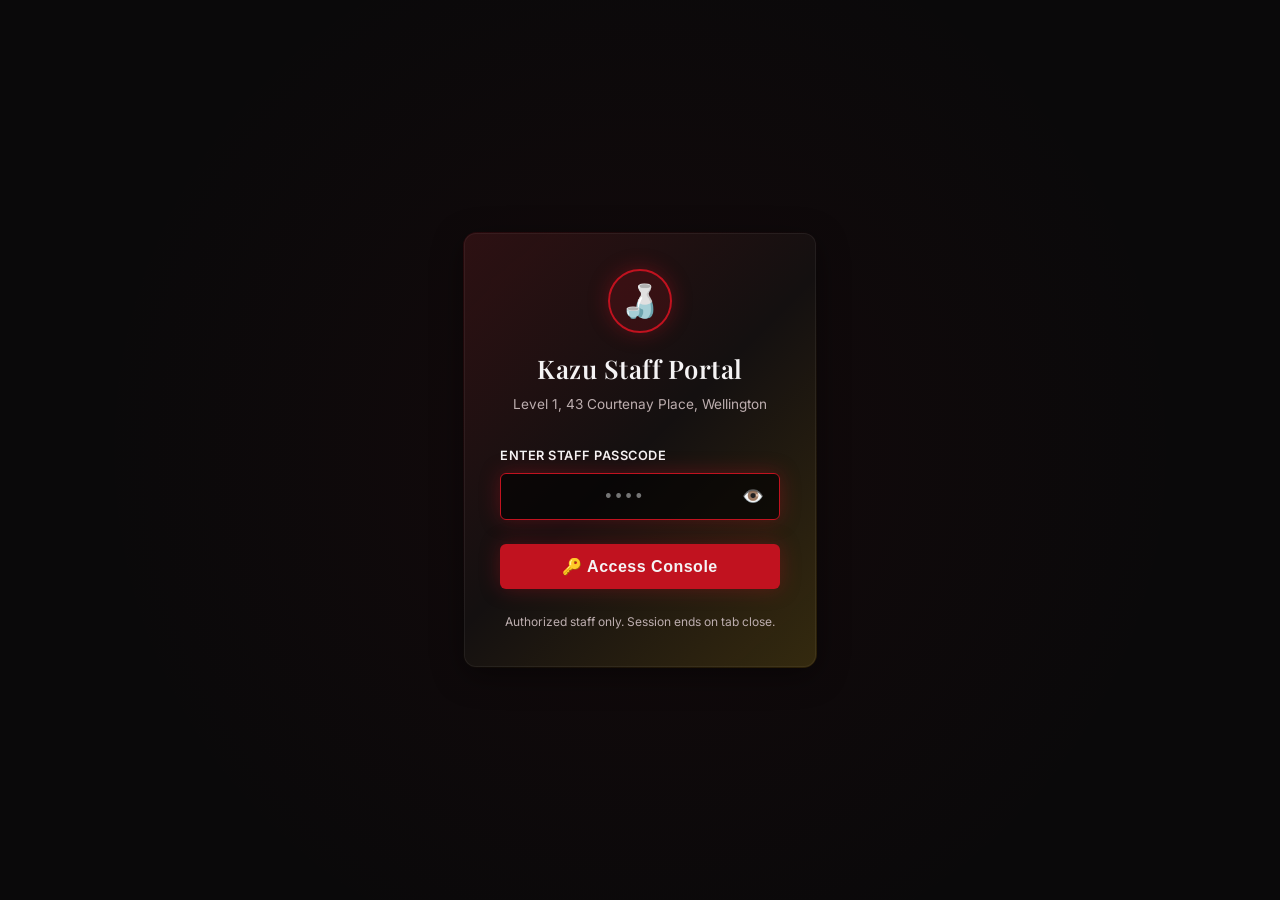
<file: index.html>
<!DOCTYPE html>
<html lang="en">
<head>
  <meta charset="UTF-8">
  <meta name="viewport" content="width=device-width, initial-scale=1.0">
  <title>Staff Console | Kazu Yakitori & Sake Bar</title>
  <link rel="stylesheet" href="index.css">
  <script src="https://accounts.google.com/gsi/client" async></script>
  <script>
    if (sessionStorage.getItem("kazu_logged_in") !== "true") {
      window.location.replace("login.html");
    }
  </script>
</head>
<body>
  <div class="app-container">
    <!-- Header Navigation -->
    <header>
      <div class="logo">
        <span class="logo-icon">🏮</span>
        <span class="logo-text">Kazu Yakitori & Sake Bar</span>
        <span style="font-size: 0.8rem; background: var(--color-primary); color: #fff; padding: 0.2rem 0.5rem; border-radius: 4px; font-weight: bold; letter-spacing: 0.5px;">STAFF CONSOLE</span>
      </div>
      <nav class="nav-links">
        <button id="btn-toggle-settings">⚙️ Settings</button>
      </nav>
    </header>

    <main>
      <div class="dashboard-grid">
        
        <!-- Left Column: Manual Booking Entry / Waitlist / Guests -->
        <section class="manual-booking-wrapper">
          <div class="tab-header" style="display: flex; margin-bottom: 0.8rem; border-bottom: 1px solid var(--border-glass);">
            <button id="btn-tab-booking" class="tab-btn active" style="flex: 1; padding: 0.6rem; background: none; border: none; border-bottom: 2px solid var(--color-accent); color: var(--color-text-light); font-weight: bold; cursor: pointer; transition: 0.2s;">📞 Booking</button>
            <button id="btn-tab-waitlist" class="tab-btn" style="flex: 1; padding: 0.6rem; background: none; border: none; border-bottom: 2px solid transparent; color: var(--color-text-muted); font-weight: bold; cursor: pointer; transition: 0.2s;">⏳ Waitlist</button>
            <button id="btn-tab-guests" class="tab-btn" style="flex: 1; padding: 0.6rem; background: none; border: none; border-bottom: 2px solid transparent; color: var(--color-text-muted); font-weight: bold; cursor: pointer; transition: 0.2s;">👥 Guests</button>
          </div>

          <div class="glass-panel column-card" style="padding: 1.2rem;">
            <!-- BOOKING FORM -->
            <div id="booking-tab-content">
              <form id="phone-booking-form">
                <div class="form-group">
                  <label for="manual-name">Guest Full Name</label>
                  <input type="text" id="manual-name" class="input-control" placeholder="e.g. Kenji Tanaka" required>
                </div>

                <div class="form-group">
                  <label for="manual-phone">Contact Phone</label>
                  <input type="tel" id="manual-phone" class="input-control" placeholder="e.g. 021 555 9876" required>
                  <div id="phone-match-alert" style="display: none; margin-top: 0.4rem; font-size: 0.8rem; padding: 0.45rem; border-radius: 4px;"></div>
                </div>

                <div class="form-group-row">
                  <div class="form-group">
                    <label for="manual-date">Date</label>
                    <select id="manual-date" class="input-control" required></select>
                  </div>
                  <div class="form-group">
                    <label for="manual-time">Time</label>
                    <select id="manual-time" class="input-control">
                      <!-- Populated dynamically by JS (12h formats) -->
                    </select>
                  </div>
                </div>

                <div class="form-group-row">
                  <div class="form-group">
                    <label for="manual-pax">Party Size</label>
                    <select id="manual-pax" class="input-control">
                      <option value="1">1 Person</option>
                      <option value="2" selected>2 People</option>
                      <option value="3">3 People</option>
                      <option value="4">4 People</option>
                      <option value="5">5 People</option>
                      <option value="6">6 People</option>
                      <option value="7">7 People</option>
                      <option value="8">8 People</option>
                      <option value="9">9 People</option>
                      <option value="10">10 People</option>
                    </select>
                  </div>
                  <div class="form-group">
                    <label for="manual-table">Assign Table</label>
                    <select id="manual-table" class="input-control">
                      <!-- Populated dynamically by JS -->
                    </select>
                  </div>
                </div>

                <div class="form-group">
                  <label for="manual-notes">Special Requests / Notes</label>
                  <input type="text" id="manual-notes" class="input-control" placeholder="Dietary restrictions, birthdays...">
                </div>

                <button type="submit" class="btn btn-primary btn-block" style="margin-top: 0.5rem;">
                  💾 Save Reservation
                </button>
              </form>
            </div>

            <!-- WAITLIST CONTENT -->
            <div id="waitlist-tab-content" style="display: none;">
              <form id="waitlist-form">
                <div class="form-group">
                  <label for="wait-name">Guest Full Name</label>
                  <input type="text" id="wait-name" class="input-control" placeholder="e.g. Sarah Connor" required>
                </div>
                <div class="form-group">
                  <label for="wait-phone">Contact Phone</label>
                  <input type="tel" id="wait-phone" class="input-control" placeholder="e.g. 021 555 1234" required>
                </div>
                <div class="form-group-row">
                  <div class="form-group">
                    <label for="wait-pax">Party Size</label>
                    <select id="wait-pax" class="input-control">
                      <option value="1">1 Person</option>
                      <option value="2" selected>2 People</option>
                      <option value="3">3 People</option>
                      <option value="4">4 People</option>
                      <option value="5">5 People</option>
                      <option value="6">6 People</option>
                      <option value="7">7 People</option>
                      <option value="8">8 People</option>
                      <option value="9">9 People</option>
                      <option value="10">10 People</option>
                    </select>
                  </div>
                  <div class="form-group">
                    <label for="wait-est">Est. Wait</label>
                    <select id="wait-est" class="input-control">
                      <option value="15 mins">15 mins</option>
                      <option value="30 mins" selected>30 mins</option>
                      <option value="45 mins">45 mins</option>
                      <option value="60 mins">60 mins</option>
                    </select>
                  </div>
                </div>
                <div class="form-group">
                  <label for="wait-notes">Special Requests / Notes</label>
                  <input type="text" id="wait-notes" class="input-control" placeholder="High chair, birthday...">
                </div>
                <button type="submit" class="btn btn-accent btn-block" style="margin-top: 0.5rem;">
                  ➕ Add to Waitlist
                </button>
              </form>

              <hr style="margin: 1.5rem 0; border: 0; border-top: 1px solid var(--border-glass);">

              <h3 style="font-size: 0.95rem; color: var(--color-text-light); margin-bottom: 0.8rem; font-family: var(--font-sans);">Active Waitlist Queue</h3>
              <div id="waitlist-queue-container" style="max-height: 250px; overflow-y: auto;">
                <!-- Filled dynamically -->
              </div>
            </div>

            <!-- GUEST DIRECTORY CONTENT -->
            <div id="guests-tab-content" style="display: none;">
              <div class="form-group" style="margin-bottom: 1rem;">
                <label for="guest-search-input">Search Guests</label>
                <input type="text" id="guest-search-input" class="input-control" placeholder="Search by name or phone...">
              </div>
              <button class="btn btn-accent btn-block" id="btn-add-new-guest" style="margin-bottom: 1rem; background: var(--color-accent); color: var(--color-text-dark); font-weight: bold; box-shadow: var(--shadow-accent-glow);">
                ➕ Add New Guest Profile
              </button>
              <h3 style="font-size: 0.95rem; color: var(--color-text-light); margin-bottom: 0.8rem; font-family: var(--font-sans);">All Guests</h3>
              <div id="guest-list-container" style="max-height: 380px; overflow-y: auto; display: flex; flex-direction: column; gap: 0.6rem;">
                <!-- Populated dynamically -->
              </div>
            </div>

          </div>
        </section>

        <!-- Middle Column: Email Parser Integration -->
        <section class="email-section-wrapper">
          <h2 class="column-title">
            <span>✉️ Email Bookings</span>
            <span id="active-email-display" style="font-size: 0.75rem; font-family: var(--font-sans); color: var(--color-text-muted); font-weight: normal;"></span>
          </h2>

          <!-- Gmail Connection Bar -->
          <div class="glass-panel" style="margin-bottom: 1rem; padding: 0.75rem 1rem; display: flex; align-items: center; justify-content: space-between; gap: 0.8rem; flex-wrap: wrap;">
            <div style="display: flex; align-items: center; gap: 0.6rem; font-size: 0.85rem; min-width: 0;">
              <span style="color: var(--color-text-muted);">📧 Gmail:</span>
              <span id="gmail-status-text" style="font-weight: 600; color: var(--color-text-muted);">Not connected</span>
              <span id="gmail-sync-status" style="font-size: 0.75rem; color: var(--color-text-muted); font-style: italic;"></span>
            </div>
            <div style="display: flex; gap: 0.4rem; flex-shrink: 0;">
              <button id="btn-gmail-connect" class="btn btn-accent" style="font-size: 0.75rem; padding: 0.3rem 0.8rem;">Connect Gmail</button>
              <button id="btn-gmail-sync" class="btn btn-secondary" style="font-size: 0.75rem; padding: 0.3rem 0.8rem; display: none;">🔄 Sync</button>
              <button id="btn-gmail-disconnect" class="btn btn-secondary" style="font-size: 0.75rem; padding: 0.3rem 0.8rem; display: none; color: #e74c3c; border-color: rgba(231,76,60,0.3);">Disconnect</button>
            </div>
          </div>

          <!-- Mock Email Simulation Box -->
          <div class="glass-panel column-card" style="margin-bottom: 1rem;">
            <h3 style="font-size: 1rem; color: var(--color-accent); margin-bottom: 0.8rem; font-family: var(--font-sans);">Simulate Incoming Email</h3>
            
            <div class="form-group">
              <label for="email-preset">Select Email Template</label>
              <select id="email-preset" class="input-control">
                <option value="0">Choose a template...</option>
                <option value="1">Standard Request (Tanaka, 2 Pax, 6:30 PM)</option>
                <option value="2">Conflicting Request (FPCNZ, 8 Pax, 7:30 PM - overlaps Table 1)</option>
                <option value="3">Late Night Request (Liam, 2 Pax, 10:00 PM)</option>
                <option value="custom">-- Paste Custom Email Text --</option>
              </select>
            </div>

            <div class="form-group" id="custom-email-wrapper" style="display: none;">
              <label for="email-custom-text">Raw Email Body</label>
              <textarea id="email-custom-text" class="input-control" rows="4" placeholder="Paste booking request details here..."></textarea>
            </div>

            <button class="btn btn-accent btn-block" id="btn-simulate-email">
              ⚡ Simulate Email Arrival
            </button>
          </div>

          <!-- Process Log list -->
          <div class="glass-panel column-card" style="max-height: 350px; overflow-y: auto;">
            <h3 style="font-size: 1rem; color: var(--color-text-light); margin-bottom: 0.8rem; font-family: var(--font-sans); display: flex; justify-content: space-between;">
              <span>Processed Log</span>
              <span id="log-count" style="color: var(--color-accent); font-size: 0.85rem;">(0)</span>
            </h3>
            
            <div id="email-log-container">
              <!-- Log entries appended here -->
              <p style="color: var(--color-text-muted); font-style: italic; text-align: center; margin-top: 2rem; font-size: 0.85rem;">
                No emails processed in this session.
              </p>
            </div>
          </div>
        </section>

        <!-- Right Column: Daily Bookings sorted list and Floor Plan snapshot -->
        <section class="bookings-column">
          <h2 class="column-title">
            <span>📅 Reservation Board</span>
            <div style="display: flex; gap: 0.4rem;">
              <button class="btn btn-accent" id="btn-optimize-seating" style="font-size: 0.8rem; padding: 0.4rem 0.8rem;">⚡ Optimize</button>
              <button class="btn btn-secondary active-btn" id="btn-view-list" style="font-size: 0.8rem; padding: 0.4rem 0.8rem;">📋 List</button>
              <button class="btn btn-secondary" id="btn-view-floorplan" style="font-size: 0.8rem; padding: 0.4rem 0.8rem;">🗺️ Map</button>
              <button class="btn btn-secondary" id="btn-print-sheet" style="font-size: 0.8rem; padding: 0.4rem 0.8rem;">🖨️ Print</button>
              <button class="btn btn-secondary" id="btn-view-analytics" style="font-size: 0.8rem; padding: 0.4rem 0.8rem;">📊 Analytics</button>
            </div>
          </h2>

          <!-- Stats Summary and Date picker -->
          <div id="stats-and-date-card" class="glass-panel column-card" style="margin-bottom: 1rem; padding: 1.2rem;">
            <div class="stats-bar" style="margin-bottom: 1.2rem;">
              <div class="stat-item">
                <div class="stat-title">Bookings</div>
                <div class="stat-number" id="stat-total">0</div>
              </div>
              <div class="stat-item">
                <div class="stat-title">Covers</div>
                <div class="stat-number" id="stat-guests">0</div>
              </div>
              <div class="stat-item">
                <div class="stat-title">Occupancy</div>
                <div class="stat-number" id="stat-occupancy">0%</div>
              </div>
            </div>

            <div style="display: flex; gap: 1rem; justify-content: space-between; align-items: center; flex-wrap: wrap;">
              <div class="form-group" style="margin-bottom: 0; display: flex; align-items: center; gap: 0.5rem; flex-grow: 1;">
                <label for="view-date" style="margin-bottom: 0; white-space: nowrap; font-size: 0.85rem;">Date:</label>
                <select id="view-date" class="input-control" style="padding: 0.5rem 0.8rem; font-size: 0.85rem; width: 190px;"></select>
              </div>
              
              <!-- Target Time selector for Floor Plan snapshot -->
              <div id="floorplan-time-selector" style="display: none; align-items: center; gap: 0.5rem; flex-grow: 1; justify-content: flex-end;">
                <label for="snapshot-time" style="margin-bottom: 0; white-space: nowrap; font-size: 0.85rem;">At Time:</label>
                <select id="snapshot-time" class="input-control" style="padding: 0.5rem 0.8rem; font-size: 0.85rem; width: 120px;">
                  <!-- Filled dynamically by JS -->
                </select>
              </div>
            </div>
          </div>

          <!-- Content Switcher Card -->
          <div class="glass-panel column-card" style="min-height: 400px;">
            <h3 style="font-size: 1.1rem; color: var(--color-text-light); margin-bottom: 1rem; font-family: var(--font-sans);">
              Date: <span id="current-day-label" style="color: var(--color-accent);"></span>
            </h3>

            <!-- VIEW 1: Chronological Table List -->
            <div id="list-view-content">
              <div class="table-responsive">
                <table class="bookings-table">
                  <thead>
                    <tr>
                      <th>Time</th>
                      <th>Guest Details</th>
                      <th>Covers</th>
                      <th>Table/Seat</th>
                      <th>Status</th>
                      <th>Actions</th>
                    </tr>
                  </thead>
                  <tbody id="bookings-list-tbody">
                    <!-- Rendered dynamically -->
                  </tbody>
                </table>
                <div id="no-bookings-msg" class="no-data-msg">
                  No active reservations for this date.
                </div>
              </div>
            </div>

            <!-- VIEW 2: Interactive Room State Map -->
            <div id="floorplan-view-content" style="display: none;">
              <!-- Mini info panel at top of map -->
              <div id="floorplan-table-info" style="background: rgba(0,0,0,0.3); border: 1px solid var(--border-glass); padding: 0.8rem 1rem; border-radius: 6px; margin-bottom: 1rem; font-size: 0.85rem; min-height: 58px; color: var(--color-text-muted); line-height: 1.4;">
                Select a table or bar counter in the floor plan to inspect its occupancy details at the chosen time slot.
              </div>
              
              <!-- SVG map container -->
              <div class="floorplan-container">
                <svg viewBox="0 0 800 450" class="floorplan-svg" id="floorPlanSvg">
                  <!-- Balcony Boundary -->
                  <rect x="15" y="40" width="105" height="390" rx="8" fill="none" stroke="rgba(255,255,255,0.06)" stroke-dasharray="4,4"/>
                  <text x="67" y="25" class="section-label" text-anchor="middle">COURTENAY BALCONY</text>

                  <!-- Main Indoor Boundary -->
                  <rect x="135" y="40" width="650" height="390" rx="12" fill="none" stroke="rgba(255,255,255,0.04)"/>
                  <text x="460" y="25" class="section-label" text-anchor="middle">KAZU IZAKAYA DINING ROOM</text>

                  <!-- Balcony Tables 91, 92, 93 (Outdoor) -->
                  <g class="table-node free" data-table-id="91">
                    <rect x="42" y="340" width="50" height="50" rx="6" />
                    <text x="67" y="370" class="table-text" text-anchor="middle">91</text>
                  </g>
                  <g class="table-node free" data-table-id="92">
                    <rect x="42" y="210" width="50" height="50" rx="6" />
                    <text x="67" y="240" class="table-text" text-anchor="middle">92</text>
                  </g>
                  <g class="table-node free" data-table-id="93">
                    <rect x="42" y="80" width="50" height="50" rx="6" />
                    <text x="67" y="110" class="table-text" text-anchor="middle">93</text>
                  </g>

                  <!-- Table 1: Large table -->
                  <g class="table-node free" data-table-id="1">
                    <rect x="160" y="150" width="55" height="150" rx="8" />
                    <text x="187.5" y="225" class="table-text" text-anchor="middle" font-size="12">Table 1</text>
                    <text x="187.5" y="245" class="table-text" text-anchor="middle" font-size="9" fill="rgba(255,255,255,0.45)">(8 pax)</text>
                  </g>

                  <!-- Square Sharing Table #2 (Sides 21, 22, 23, 24) -->
                  <rect x="260" y="85" width="70" height="70" rx="4" fill="rgba(255,255,255,0.02)" stroke="rgba(255,255,255,0.1)"/>
                  <text x="295" y="125" class="table-text" text-anchor="middle" fill="rgba(255,255,255,0.15)" font-size="9">Share 2</text>
                  
                  <g class="table-node free" data-table-id="21">
                    <rect x="235" y="85" width="20" height="70" rx="3" />
                    <text x="245" y="125" class="table-text" text-anchor="middle" font-size="9">21</text>
                  </g>
                  <g class="table-node free" data-table-id="22">
                    <rect x="260" y="60" width="70" height="20" rx="3" />
                    <text x="295" y="73" class="table-text" text-anchor="middle" font-size="9">22</text>
                  </g>
                  <g class="table-node free" data-table-id="23">
                    <rect x="335" y="85" width="20" height="70" rx="3" />
                    <text x="345" y="125" class="table-text" text-anchor="middle" font-size="9">23</text>
                  </g>
                  <g class="table-node free" data-table-id="24">
                    <rect x="260" y="160" width="70" height="20" rx="3" />
                    <text x="295" y="173" class="table-text" text-anchor="middle" font-size="9">24</text>
                  </g>

                  <!-- Square Sharing Table #3 (Sides 31, 32, 33, 34) -->
                  <rect x="420" y="85" width="70" height="70" rx="4" fill="rgba(255,255,255,0.02)" stroke="rgba(255,255,255,0.1)"/>
                  <text x="455" y="125" class="table-text" text-anchor="middle" fill="rgba(255,255,255,0.15)" font-size="9">Share 3</text>

                  <g class="table-node free" data-table-id="31">
                    <rect x="395" y="85" width="20" height="70" rx="3" />
                    <text x="405" y="125" class="table-text" text-anchor="middle" font-size="9">31</text>
                  </g>
                  <g class="table-node free" data-table-id="32">
                    <rect x="420" y="60" width="70" height="20" rx="3" />
                    <text x="455" y="73" class="table-text" text-anchor="middle" font-size="9">32</text>
                  </g>
                  <g class="table-node free" data-table-id="33">
                    <rect x="495" y="85" width="20" height="70" rx="3" />
                    <text x="505" y="125" class="table-text" text-anchor="middle" font-size="9">33</text>
                  </g>
                  <g class="table-node free" data-table-id="34">
                    <rect x="420" y="160" width="70" height="20" rx="3" />
                    <text x="455" y="173" class="table-text" text-anchor="middle" font-size="9">34</text>
                  </g>

                  <!-- Dining Tables 4, 5, 6 -->
                  <g class="table-node free" data-table-id="4">
                    <rect x="540" y="70" width="50" height="70" rx="6" />
                    <text x="565" y="110" class="table-text" text-anchor="middle">T4</text>
                  </g>
                  <g class="table-node free" data-table-id="5">
                    <rect x="610" y="70" width="50" height="70" rx="6" />
                    <text x="635" y="110" class="table-text" text-anchor="middle">T5</text>
                  </g>
                  <g class="table-node free" data-table-id="6">
                    <rect x="705" y="70" width="55" height="90" rx="6" />
                    <text x="732.5" y="120" class="table-text" text-anchor="middle">T6</text>
                  </g>

                  <!-- Yakitori Grill Counter (Counter A center structure) -->
                  <rect x="250" y="270" width="160" height="75" rx="4" class="bar-counter-shape"/>
                  <text x="330" y="312" class="table-text" text-anchor="middle" font-style="italic" fill="rgba(255,255,255,0.3)" font-size="10">YAKITORI GRILL</text>

                  <!-- Grouped Grill Stools (each represents 2-seat tables) -->
                  <!-- Table 71 (Stools 71 & 72) -->
                  <g class="table-node free" data-table-id="71">
                    <circle cx="225" cy="335" r="10" />
                    <circle cx="225" cy="310" r="10" />
                    <text x="210" y="325" class="table-text" text-anchor="end" font-size="8">71</text>
                  </g>
                  <!-- Table 73 (Stools 73 & 74) -->
                  <g class="table-node free" data-table-id="73">
                    <circle cx="225" cy="285" r="10" />
                    <circle cx="225" cy="260" r="10" />
                    <text x="210" y="275" class="table-text" text-anchor="end" font-size="8">73</text>
                  </g>
                  <!-- Table 75 (Stools 75 & 76) -->
                  <g class="table-node free" data-table-id="75">
                    <circle cx="265" cy="245" r="10" />
                    <circle cx="290" cy="245" r="10" />
                    <text x="277.5" y="232" class="table-text" text-anchor="middle" font-size="8">75</text>
                  </g>
                  <!-- Table 77 (Stools 77 & 78) -->
                  <g class="table-node free" data-table-id="77">
                    <circle cx="315" cy="245" r="10" />
                    <circle cx="340" cy="245" r="10" />
                    <text x="327.5" y="232" class="table-text" text-anchor="middle" font-size="8">77</text>
                  </g>
                  <!-- Table 79 (Stools 79 & 80) -->
                  <g class="table-node free" data-table-id="79">
                    <circle cx="365" cy="245" r="10" />
                    <circle cx="390" cy="245" r="10" />
                    <text x="377.5" y="232" class="table-text" text-anchor="middle" font-size="8">79</text>
                  </g>

                  <!-- Sake Bar Counter B (L-shaped counter block) -->
                  <path d="M 520,270 L 680,270 L 680,375 L 625,375 L 625,320 L 520,320 Z" class="bar-counter-shape"/>
                  <text x="590" y="303" class="table-text" text-anchor="middle" font-style="italic" fill="rgba(255,255,255,0.3)" font-size="10">SAKE BAR</text>
                  
                  <!-- Grouped Sake Bar Stools -->
                  <!-- Table 81 (Stools 81 & 82) -->
                  <g class="table-node free" data-table-id="81">
                    <circle cx="535" cy="245" r="10" />
                    <circle cx="560" cy="245" r="10" />
                    <text x="547.5" y="232" class="table-text" text-anchor="middle" font-size="8">81</text>
                  </g>
                  <!-- Table 83 (Stools 83 & 84) -->
                  <g class="table-node free" data-table-id="83">
                    <circle cx="585" cy="245" r="10" />
                    <circle cx="610" cy="245" r="10" />
                    <text x="597.5" y="232" class="table-text" text-anchor="middle" font-size="8">83</text>
                  </g>
                  <!-- Table 85 (Stools 85 & 86) -->
                  <g class="table-node free" data-table-id="85">
                    <circle cx="705" cy="285" r="10" />
                    <circle cx="705" cy="310" r="10" />
                    <text x="722" y="300" class="table-text" text-anchor="start" font-size="8">85</text>
                  </g>
                  <!-- Table 87 (Single Stool 87) -->
                  <g class="table-node free" data-table-id="87">
                    <circle cx="705" cy="335" r="10" />
                    <text x="722" y="339" class="table-text" text-anchor="start" font-size="8">87</text>
                  </g>

                  <!-- Cozy Tatami Booths 95 & 96 (Bottom right corner) -->
                  <g class="table-node free" data-table-id="95">
                    <rect x="710" y="375" width="30" height="30" rx="4" />
                    <text x="725" y="394" class="table-text" text-anchor="middle" font-size="9">95</text>
                  </g>
                  <g class="table-node free" data-table-id="96">
                    <rect x="750" y="375" width="30" height="30" rx="4" />
                    <text x="765" y="394" class="table-text" text-anchor="middle" font-size="9">96</text>
                  </g>
                </svg>
              </div>

              <div class="legend-container" style="margin-top: 1rem; justify-content: center; font-size: 0.85rem; display: flex; gap: 1.5rem; flex-wrap: wrap;">
                <div class="legend-item" style="display: flex; align-items: center; gap: 0.5rem;">
                  <div class="legend-color" style="width: 14px; height: 14px; border-radius: 4px; background: rgba(46, 204, 113, 0.15); border: 1px solid #2ecc71;"></div>
                  <span>Available (Free)</span>
                </div>
                <div class="legend-item" style="display: flex; align-items: center; gap: 0.5rem;">
                  <div class="legend-color" style="width: 14px; height: 14px; border-radius: 4px; background: rgba(52, 152, 219, 0.15); border: 1px solid #3498db; border-style: dashed;"></div>
                  <span>Partially Occupied (Sharing)</span>
                </div>
                <div class="legend-item" style="display: flex; align-items: center; gap: 0.5rem;">
                  <div class="legend-color" style="width: 14px; height: 14px; border-radius: 4px; background: rgba(242, 187, 5, 0.15); border: 1px solid #f2bb05;"></div>
                  <span>Reserved Soon (Within 1h 45m)</span>
                </div>
                <div class="legend-item" style="display: flex; align-items: center; gap: 0.5rem;">
                  <div class="legend-color" style="width: 14px; height: 14px; border-radius: 4px; background: rgba(193, 18, 31, 0.25); border: 1px solid #c1121f;"></div>
                  <span>Occupied (Sitting)</span>
                </div>
              </div>
            </div>

          </div>
        </section>

      </div>
    </main>

    <!-- Slide-out Settings Drawer -->
    <div class="settings-panel" id="settings-drawer">
      <div class="settings-header">
        <h2 style="font-size: 1.4rem; color: var(--color-accent);">System Settings</h2>
        <button id="btn-close-settings" style="background: none; border: none; font-size: 1.5rem; color: var(--color-text-muted); cursor: pointer;">×</button>
      </div>

      <form id="settings-form">
        <div class="form-group">
          <label for="settings-email">Monitored Email Address</label>
          <input type="email" id="settings-email" class="input-control" placeholder="bookings@kazu.co.nz" required>
        </div>

        <div class="form-group-row">
          <div class="form-group">
            <label for="settings-open-time">Opening Time</label>
            <select id="settings-open-time" class="input-control">
              <!-- Time slots -->
            </select>
          </div>
          <div class="form-group" style="display: none;">
            <label for="settings-close-time">Closing Time</label>
            <select id="settings-close-time" class="input-control">
              <!-- Time slots -->
            </select>
          </div>
        </div>

        <!-- Table Configurator Trigger -->
        <div style="margin-top: 1.5rem; margin-bottom: 1.5rem; border-top: 1px solid var(--border-glass); padding-top: 1.5rem;">
          <h3 style="font-size: 1rem; color: var(--color-text-light); margin-bottom: 0.5rem; font-family: var(--font-sans);">Restaurant Rules</h3>
          <button type="button" class="btn btn-accent btn-block" id="btn-open-table-config">🔧 Configure Tables & Priorities</button>
        </div>

        <!-- Gmail Integration Config -->
        <div style="border-top: 1px solid var(--border-glass); padding-top: 1.5rem; margin-bottom: 1.5rem;">
          <h3 style="font-size: 1rem; color: var(--color-text-light); margin-bottom: 0.5rem; font-family: var(--font-sans);">📧 Gmail Integration</h3>
          <p style="font-size: 0.75rem; color: var(--color-text-muted); margin-bottom: 0.8rem; line-height: 1.3; font-family: var(--font-sans);">
            Paste your Google OAuth Client ID to enable live inbox syncing. Requires a Google Cloud project with the Gmail API enabled.
          </p>
          <div class="form-group" style="margin-bottom: 0.6rem;">
            <label for="settings-google-client-id" style="font-size: 0.75rem;">OAuth Client ID</label>
            <input type="text" id="settings-google-client-id" class="input-control" style="font-size: 0.8rem; padding: 0.4rem;" placeholder="123456789-abc...apps.googleusercontent.com">
          </div>
          <div class="form-group" style="margin-bottom: 0;">
            <label for="settings-gmail-query" style="font-size: 0.75rem;">Search Query</label>
            <input type="text" id="settings-gmail-query" class="input-control" style="font-size: 0.8rem; padding: 0.4rem;" placeholder="is:unread subject:(reservation OR booking OR table)">
          </div>
        </div>

        <!-- Firebase Cloud Sync Config -->
        <div style="border-top: 1px solid var(--border-glass); padding-top: 1.5rem; margin-bottom: 1.5rem;">
          <h3 style="font-size: 1rem; color: var(--color-text-light); margin-bottom: 0.5rem; display: flex; align-items: center; gap: 0.5rem; font-family: var(--font-sans);">
            <span>☁️ Firebase Sync</span>
            <input type="checkbox" id="settings-firebase-enable" style="margin-left: auto; width: auto; height: auto; cursor: pointer;">
          </h3>
          <p style="font-size: 0.75rem; color: var(--color-text-muted); margin-bottom: 0.8rem; line-height: 1.3; font-family: var(--font-sans);">
            Enable real-time cloud synchronization across all staff tablets and desktops.
          </p>

          <div id="firebase-fields-container" style="display: none; flex-direction: column; gap: 0.8rem;">
            <div class="form-group" style="margin-bottom: 0;">
              <label for="settings-firebase-apiKey" style="font-size: 0.75rem;">API Key</label>
              <input type="text" id="settings-firebase-apiKey" class="input-control" style="font-size: 0.8rem; padding: 0.4rem;" placeholder="AIzaSy...">
            </div>
            <div class="form-group" style="margin-bottom: 0;">
              <label for="settings-firebase-projectId" style="font-size: 0.75rem;">Project ID</label>
              <input type="text" id="settings-firebase-projectId" class="input-control" style="font-size: 0.8rem; padding: 0.4rem;" placeholder="my-project-123">
            </div>
            <div class="form-group" style="margin-bottom: 0;">
              <label for="settings-firebase-appId" style="font-size: 0.75rem;">App ID</label>
              <input type="text" id="settings-firebase-appId" class="input-control" style="font-size: 0.8rem; padding: 0.4rem;" placeholder="1:12345:web:abcd...">
            </div>
            <div class="form-group" style="margin-bottom: 0;">
              <label for="settings-firebase-authDomain" style="font-size: 0.75rem;">Auth Domain (Optional)</label>
              <input type="text" id="settings-firebase-authDomain" class="input-control" style="font-size: 0.8rem; padding: 0.4rem;" placeholder="my-project-123.firebaseapp.com">
            </div>
          </div>
        </div>

        <div style="margin-top: 2rem;">
          <button type="submit" class="btn btn-primary btn-block">Apply Settings</button>
          <button type="button" class="btn btn-secondary btn-block" id="btn-reset-settings" style="margin-top: 0.5rem; color: #e74c3c; border-color: rgba(231,76,60,0.15);">
            Reset to Defaults
          </button>
          <button type="button" class="btn btn-accent btn-block" id="btn-seed-data" style="margin-top: 1rem;">
            ⚡ Seed Bookings (Tomorrow)
          </button>
          <button type="button" class="btn btn-block" id="btn-logout" style="margin-top: 1.5rem; background: rgba(231, 76, 60, 0.15); color: #e74c3c; border: 1px solid rgba(231, 76, 60, 0.3);">
            🚪 Logout Staff Session
          </button>
        </div>
      </form>
    </div>

    <!-- Conflict Warning Modal overlay -->
    <div class="modal-backdrop" id="conflict-modal-backdrop">
      <div class="modal-box">
        <div class="modal-header">
          <span>⚠️ Double-Booking Conflict</span>
        </div>
        <div class="modal-body">
          <p>The table/seat configuration you selected has a booking conflict. The requested slot overlaps with an existing reservation within the **2-hour dining limit**.</p>
          
          <div class="modal-conflict-detail">
            <div><strong>New Request:</strong></div>
            <div id="conflict-new-details">John Doe at 7:00 PM (Table 5)</div>
            
            <hr style="border: none; border-top: 1px solid rgba(255,255,255,0.08); margin: 0.5rem 0;">
            
            <div><strong>Existing Booking (Overlapping):</strong></div>
            <div id="conflict-existing-details">Sato Kenji at 6:30 PM (Table 5)</div>
          </div>

          <p style="color: var(--color-accent); font-size: 0.85rem; font-weight: 500;">Please review this conflict. You can cancel and choose another table, or override and save.</p>
        </div>
        <div class="modal-actions">
          <button class="btn btn-secondary" id="btn-modal-cancel">Cancel Booking</button>
          <button class="btn btn-primary" id="btn-modal-override" style="background: var(--color-accent); color: var(--color-text-dark); box-shadow: var(--shadow-accent-glow);">
            Confirm Anyway
          </button>
        </div>
      </div>
    </div>

    <!-- Optimizer Report Modal -->
    <div class="modal-backdrop" id="optimizer-modal-backdrop">
      <div class="modal-box" style="border-color: var(--color-accent); box-shadow: var(--shadow-accent-glow); max-width: 580px;">
        <div class="modal-header">
          <span style="color: var(--color-accent);">⚡ Seating Optimization Report</span>
        </div>
        <div class="modal-body" style="max-height: 400px; overflow-y: auto;">
          <p style="margin-bottom: 1rem;">The system has completed the global seating re-allocation run for <strong id="opt-report-date" style="color: #fff;"></strong>.</p>
          
          <div class="stats-bar" style="margin-bottom: 1.2rem;">
            <div class="stat-item">
              <div class="stat-title">Optimized</div>
              <div class="stat-number" id="opt-stat-total">0</div>
            </div>
            <div class="stat-item">
              <div class="stat-title">Reassigned</div>
              <div class="stat-number" id="opt-stat-moved">0</div>
            </div>
            <div class="stat-item">
              <div class="stat-title">Conflicts</div>
              <div class="stat-number" id="opt-stat-conflicts" style="color: var(--color-accent);">0</div>
            </div>
          </div>

          <h4 style="font-size: 1rem; color: #fff; margin-bottom: 0.5rem; font-family: var(--font-sans);">Seating Allocation Changes:</h4>
          <div id="optimizer-changes-log" style="background: rgba(0,0,0,0.3); border: 1px solid var(--border-glass); padding: 0.8rem 1rem; border-radius: 6px; font-size: 0.85rem; line-height: 1.5; color: var(--color-text-muted);">
            <!-- Log entries -->
          </div>
        </div>
        <div class="modal-actions" style="margin-top: 1.5rem;">
          <button class="btn btn-primary" id="btn-close-optimizer-report">Close Report</button>
        </div>
    <!-- Table Configuration Modal -->
    <div class="modal-backdrop" id="table-config-modal-backdrop">
      <div class="modal-box-large">
        <div class="modal-header" style="display: flex; justify-content: space-between; align-items: center; border-bottom: 1px solid var(--border-glass); padding-bottom: 1rem; margin-bottom: 1.5rem;">
          <h2 style="font-size: 1.4rem; color: var(--color-accent); margin: 0;">🔧 Seating Configurations & Rules</h2>
          <button id="btn-close-table-config" style="background: none; border: none; font-size: 1.8rem; color: var(--color-text-muted); cursor: pointer;">×</button>
        </div>
        <div class="modal-body">
          <p style="font-size: 0.85rem; color: var(--color-text-muted); margin-bottom: 1.5rem; line-height: 1.4;">
            Adjust the minimum and maximum capacity constraints and optimization priority ranks for all tables and seats. Priority rank 1 is highest priority.
          </p>
          <div style="overflow-x: auto; max-height: 400px;">
            <table class="config-table">
              <thead>
                <tr>
                  <th>Table / Seat</th>
                  <th>Section</th>
                  <th>Min Covers</th>
                  <th>Max Covers</th>
                  <th>Priority Rank</th>
                </tr>
              </thead>
              <tbody id="table-config-tbody">
                <!-- Filled dynamically by JS -->
              </tbody>
            </table>
          </div>
        </div>
        <div class="modal-actions" style="margin-top: 2rem; display: flex; gap: 1rem; justify-content: flex-end;">
          <button class="btn btn-secondary" id="btn-reset-table-config">Reset Defaults</button>
          <button class="btn btn-primary" id="btn-save-table-config" style="background: var(--color-accent); color: var(--color-text-dark); box-shadow: var(--shadow-accent-glow);">Save Configs</button>
        </div>
      </div>
    </div>

    <!-- Analytics Dashboard Modal -->
    <div class="modal-backdrop" id="analytics-modal-backdrop">
      <div class="modal-box-large">
        <div class="modal-header" style="display: flex; justify-content: space-between; align-items: center; border-bottom: 1px solid var(--border-glass); padding-bottom: 1rem; margin-bottom: 1.5rem;">
          <h2 style="font-size: 1.4rem; color: var(--color-accent); margin: 0;">📊 Service Analytics Dashboard</h2>
          <button id="btn-close-analytics" style="background: none; border: none; font-size: 1.8rem; color: var(--color-text-muted); cursor: pointer;">×</button>
        </div>
        <div class="modal-body">
          <!-- Overview Cards -->
          <div class="stats-bar" style="margin-bottom: 2rem; display: flex; gap: 1rem;">
            <div class="stat-item" style="flex: 1;">
              <div class="stat-title">Average Covers</div>
              <div class="stat-number" id="anal-avg-covers">0.0</div>
            </div>
            <div class="stat-item" style="flex: 1;">
              <div class="stat-title">Top Dining Area</div>
              <div class="stat-number" id="anal-top-section" style="font-size: 1.2rem; line-height: 2.2rem;">N/A</div>
            </div>
            <div class="stat-item" style="flex: 1;">
              <div class="stat-title">Busiest Slot</div>
              <div class="stat-number" id="anal-peak-time" style="font-size: 1.2rem; line-height: 2.2rem;">N/A</div>
            </div>
          </div>

          <h3 style="font-size: 1.1rem; color: #fff; margin-bottom: 0.5rem; font-family: var(--font-sans);">Reservation Load by Time Slot (Covers)</h3>
          <!-- Flex Bar Chart container -->
          <div class="chart-container" id="analytics-chart-container">
            <!-- Bars populated by JS -->
          </div>

          <h3 style="font-size: 1.1rem; color: #fff; margin-top: 2rem; margin-bottom: 1rem; font-family: var(--font-sans);">Table Occupancy breakdown</h3>
          <div style="overflow-x: auto; max-height: 200px;">
            <table class="config-table" style="font-size: 0.85rem;">
              <thead>
                <tr>
                  <th>Table / Seat</th>
                  <th>Section</th>
                  <th>Occupied Slots</th>
                  <th>Occupancy Rate</th>
                </tr>
              </thead>
              <tbody id="analytics-occupancy-tbody">
                <!-- Filled dynamically by JS -->
              </tbody>
            </table>
          </div>
        </div>
      </div>
    </div>

    <!-- Guest Profile Detail Modal -->
    <div class="modal-backdrop" id="guest-profile-modal-backdrop">
      <div class="modal-box">
        <div class="modal-header" style="display: flex; justify-content: space-between; align-items: center; border-bottom: 1px solid var(--border-glass); padding-bottom: 0.8rem; margin-bottom: 1.2rem;">
          <h2 style="font-size: 1.25rem; color: var(--color-accent); margin: 0;" id="guest-modal-title">👥 Guest Profile</h2>
          <button id="btn-close-guest-modal" style="background: none; border: none; font-size: 1.8rem; color: var(--color-text-muted); cursor: pointer;">×</button>
        </div>
        <div class="modal-body">
          <form id="guest-profile-form">
            <input type="hidden" id="guest-profile-original-phone">
            
            <div class="form-group">
              <label for="guest-profile-name">Guest Full Name</label>
              <input type="text" id="guest-profile-name" class="input-control" required>
            </div>
            
            <div class="form-group">
              <label for="guest-profile-phone">Contact Phone</label>
              <input type="tel" id="guest-profile-phone" class="input-control" required>
            </div>
            
            <div class="form-group">
              <label for="guest-profile-email">Email Address</label>
              <input type="email" id="guest-profile-email" class="input-control" placeholder="e.g. guest@example.com">
            </div>
            
            <div class="form-group" style="margin-bottom: 1rem; display: flex; align-items: center; gap: 0.5rem;">
              <input type="checkbox" id="guest-profile-regular" style="width: 18px; height: 18px; cursor: pointer;">
              <label for="guest-profile-regular" style="margin: 0; cursor: pointer; color: #2ecc71; font-weight: bold;">♦ Regular Status</label>
            </div>
            
            <div class="form-group">
              <label for="guest-profile-allergies">Allergies & Dietary Restrictions</label>
              <input type="text" id="guest-profile-allergies" class="input-control" placeholder="e.g. Peanuts, Gluten, Vegetarian">
            </div>
            
            <div class="form-group">
              <label for="guest-profile-preferences">Seating & Dining Preferences</label>
              <input type="text" id="guest-profile-preferences" class="input-control" placeholder="e.g. Prefers Sake Bar stools, quiet corner">
            </div>
            
            <div class="form-group" style="margin-bottom: 1.5rem;">
              <label style="margin-bottom: 0.4rem; display: block;">Booking History</label>
              <div id="guest-booking-history" style="max-height: 120px; overflow-y: auto; background: rgba(0,0,0,0.2); padding: 0.6rem; border-radius: 6px; border: 1px solid var(--border-glass); font-size: 0.8rem; line-height: 1.3rem;">
                <!-- List of bookings populated dynamically -->
              </div>
            </div>
            
            <div class="modal-footer" style="display: flex; justify-content: space-between; align-items: center; border-top: 1px solid var(--border-glass); padding-top: 1rem;">
              <button type="button" class="btn" id="btn-delete-guest-profile" style="background: rgba(231, 76, 60, 0.15); color: #e74c3c; border: 1px solid rgba(231, 76, 60, 0.2); padding: 0.5rem 1rem;">Delete Profile</button>
              <div style="display: flex; gap: 0.8rem;">
                <button type="button" class="btn btn-secondary" id="btn-cancel-guest-modal" style="padding: 0.5rem 1rem;">Cancel</button>
                <button type="submit" class="btn btn-primary" style="background: var(--color-accent); color: var(--color-text-dark); box-shadow: var(--shadow-accent-glow); padding: 0.5rem 1rem; font-weight: bold;">Save Profile</button>
              </div>
            </div>
          </form>
        </div>
      </div>
    </div>

  </div>

  <script src="app.js"></script>
</body>
</html>
</file>
<file: index.css>
/* C:\Users\callu\Documents\antigravity\focused-shannon\index.css */
@import url('https://fonts.googleapis.com/css2?family=Inter:wght@300;400;500;600;700&family=Playfair+Display:ital,wght@0,400;0,600;0,700;1,400&display=swap');

:root {
  --bg-obsidian: #0a090a;
  --bg-card: rgba(22, 18, 18, 0.85);
  --bg-card-hover: rgba(32, 24, 24, 0.95);
  
  --color-primary: #c1121f; /* Sake Red */
  --color-primary-glow: rgba(193, 18, 31, 0.35);
  --color-primary-light: #f77f00; /* Charcoal Fire Orange */
  
  --color-accent: #f2bb05; /* Sake Amber Gold */
  --color-accent-glow: rgba(242, 187, 5, 0.35);
  --color-accent-dark: #d90429;
  
  --color-text-light: #f5f3f4;
  --color-text-muted: #bdaeaf;
  --color-text-dark: #0f0f10;
  
  --border-glass: rgba(255, 255, 255, 0.06);
  --border-glass-focus: rgba(193, 18, 31, 0.4);
  
  --shadow-neon: 0 0 20px var(--color-primary-glow);
  --shadow-accent-glow: 0 0 20px var(--color-accent-glow);
  --shadow-card: 0 8px 32px 0 rgba(0, 0, 0, 0.45);
  
  --font-serif: 'Playfair Display', Georgia, serif;
  --font-sans: 'Inter', system-ui, -apple-system, sans-serif;
  
  --transition-smooth: all 0.2s cubic-bezier(0.4, 0, 0.2, 1);
}

* {
  margin: 0;
  padding: 0;
  box-sizing: border-box;
}

body {
  font-family: var(--font-sans);
  background-color: var(--bg-obsidian);
  color: var(--color-text-light);
  overflow-x: hidden;
  line-height: 1.5;
  background-image: 
    radial-gradient(circle at 10% 20%, rgba(193, 18, 31, 0.1) 0%, transparent 40%),
    radial-gradient(circle at 90% 80%, rgba(242, 187, 5, 0.04) 0%, transparent 40%);
  background-attachment: fixed;
}

h1, h2, h3, h4, h5, h6 {
  font-family: var(--font-serif);
  font-weight: 600;
  letter-spacing: 0.5px;
}

.glass-panel {
  background: var(--bg-card);
  backdrop-filter: blur(12px);
  -webkit-backdrop-filter: blur(12px);
  border: 1px solid var(--border-glass);
  border-radius: 12px;
  box-shadow: var(--shadow-card);
  transition: var(--transition-smooth);
}

.glass-panel:hover {
  border-color: rgba(193, 18, 31, 0.15);
}

.app-container {
  max-width: 1500px;
  margin: 0 auto;
  padding: 1.5rem 1rem;
  min-height: 100vh;
  display: flex;
  flex-direction: column;
}

header {
  display: flex;
  justify-content: space-between;
  align-items: center;
  padding-bottom: 1rem;
  margin-bottom: 1.5rem;
  border-bottom: 1px solid var(--border-glass);
}

.logo {
  display: flex;
  align-items: center;
  gap: 0.8rem;
}

.logo-icon {
  font-size: 2.2rem;
  filter: drop-shadow(0px 0px 5px var(--color-primary));
}

.logo-text {
  font-size: 1.8rem;
  font-weight: 700;
  background: linear-gradient(45deg, var(--color-text-light), var(--color-accent));
  -webkit-background-clip: text;
  -webkit-text-fill-color: transparent;
}

.nav-links a, .nav-links button {
  color: var(--color-text-muted);
  text-decoration: none;
  background: none;
  border: none;
  font-family: var(--font-sans);
  font-size: 0.95rem;
  cursor: pointer;
  transition: var(--transition-smooth);
  padding: 0.5rem 1rem;
  border-radius: 6px;
  display: inline-flex;
  align-items: center;
  gap: 0.4rem;
}

.nav-links a:hover, .nav-links button:hover {
  color: var(--color-text-light);
  background: rgba(255, 255, 255, 0.05);
}

.nav-links .active-btn,
.active-btn {
  color: var(--color-accent);
  border: 1px solid var(--color-accent);
  box-shadow: var(--shadow-accent-glow);
}

/* Three Column Dashboard Layout */
.dashboard-grid {
  display: grid;
  grid-template-columns: 330px 420px 1fr;
  gap: 1.5rem;
  align-items: start;
  flex-grow: 1;
}

@media (max-width: 1200px) {
  .dashboard-grid {
    grid-template-columns: 350px 1fr;
  }
  .bookings-column {
    grid-column: span 2;
  }
}

@media (max-width: 850px) {
  .dashboard-grid {
    grid-template-columns: 1fr;
  }
  .bookings-column {
    grid-column: span 1;
  }
}

.column-title {
  font-size: 1.35rem;
  color: var(--color-accent);
  margin-bottom: 1rem;
  display: flex;
  align-items: center;
  justify-content: space-between;
}

.column-card {
  padding: 1.5rem;
  margin-bottom: 1.5rem;
}

/* Form Styles */
.form-group {
  margin-bottom: 1.2rem;
}

.form-group-row {
  display: grid;
  grid-template-columns: 1fr 1fr;
  gap: 1rem;
}

label {
  display: block;
  font-size: 0.85rem;
  font-weight: 600;
  margin-bottom: 0.4rem;
  color: var(--color-text-muted);
}

.input-control {
  width: 100%;
  padding: 0.75rem 0.9rem;
  background: rgba(10, 8, 8, 0.9);
  border: 1px solid var(--border-glass);
  border-radius: 6px;
  color: var(--color-text-light);
  font-family: var(--font-sans);
  font-size: 0.95rem;
  transition: var(--transition-smooth);
}

.input-control:focus {
  outline: none;
  border-color: var(--color-primary);
  box-shadow: var(--shadow-neon);
}

select.input-control {
  appearance: none;
  background-image: url("data:image/svg+xml,%3Csvg xmlns='http://www.w3.org/2000/svg' width='16' height='16' viewBox='0 0 24 24' fill='none' stroke='%23bdaeaf' stroke-width='2' stroke-linecap='round' stroke-linejoin='round'%3E%3Cpolyline points='6 9 12 15 18 9'%3E%3C/polyline%3E%3C/svg%3E");
  background-repeat: no-repeat;
  background-position: right 0.8rem center;
  padding-right: 2.2rem;
}

/* Buttons */
.btn {
  display: inline-flex;
  align-items: center;
  justify-content: center;
  gap: 0.5rem;
  padding: 0.75rem 1.5rem;
  font-size: 0.95rem;
  font-weight: 600;
  border-radius: 8px;
  cursor: pointer;
  transition: var(--transition-smooth);
  border: none;
  outline: none;
}

.btn-block {
  width: 100%;
}

.btn-primary {
  background: linear-gradient(135deg, var(--color-primary), #a60f18);
  color: var(--color-text-light);
  box-shadow: var(--shadow-neon);
}

.btn-primary:hover {
  transform: translateY(-1px);
  box-shadow: 0 0 25px rgba(193, 18, 31, 0.65);
}

.btn-secondary {
  background: transparent;
  color: var(--color-text-light);
  border: 1px solid var(--border-glass);
}

.btn-secondary:hover {
  background: rgba(255, 255, 255, 0.05);
  border-color: var(--color-text-muted);
}

.btn-accent {
  background: linear-gradient(135deg, var(--color-accent), var(--color-primary-light));
  color: var(--color-text-dark);
  box-shadow: var(--shadow-accent-glow);
}

.btn-accent:hover {
  transform: translateY(-1px);
  box-shadow: 0 0 25px rgba(242, 187, 5, 0.5);
}

/* Statistics row */
.stats-bar {
  display: grid;
  grid-template-columns: repeat(3, 1fr);
  gap: 1rem;
  margin-bottom: 1rem;
}

.stat-item {
  padding: 0.8rem;
  text-align: center;
  border-radius: 8px;
  background: rgba(0,0,0,0.25);
  border: 1px solid var(--border-glass);
}

.stat-title {
  font-size: 0.75rem;
  text-transform: uppercase;
  letter-spacing: 1px;
  color: var(--color-text-muted);
}

.stat-number {
  font-size: 1.6rem;
  font-weight: 700;
  color: var(--color-accent);
}

/* Tables and Bookings List */
.table-responsive {
  width: 100%;
  overflow-x: auto;
  border-radius: 8px;
  background: rgba(0, 0, 0, 0.2);
}

.bookings-table {
  width: 100%;
  border-collapse: collapse;
  text-align: left;
  font-size: 0.9rem;
}

.bookings-table th {
  background: rgba(193, 18, 31, 0.15);
  color: var(--color-text-light);
  font-weight: 600;
  padding: 0.8rem;
  border-bottom: 1px solid var(--border-glass);
}

.bookings-table td {
  padding: 0.8rem;
  border-bottom: 1px solid rgba(255,255,255,0.03);
  color: var(--color-text-muted);
}

.bookings-table tr:hover td {
  background: rgba(255, 255, 255, 0.01);
  color: var(--color-text-light);
}

/* Conflict highlights */
.row-conflict td {
  background: rgba(242, 187, 5, 0.08) !important;
  border-left: 3px solid var(--color-accent);
}

.row-conflict:hover td {
  background: rgba(242, 187, 5, 0.12) !important;
}

.badge-conflict {
  background: rgba(242, 187, 5, 0.2);
  color: var(--color-accent);
  border: 1px solid rgba(242, 187, 5, 0.4);
  padding: 0.15rem 0.4rem;
  border-radius: 4px;
  font-size: 0.7rem;
  font-weight: bold;
  text-transform: uppercase;
}

/* Badges for dashboard status */
.badge-status {
  padding: 0.2rem 0.5rem;
  border-radius: 4px;
  font-size: 0.75rem;
  font-weight: 600;
}

.badge-confirmed {
  background: rgba(255, 255, 255, 0.08);
  color: var(--color-text-light);
  border: 1px solid var(--border-glass);
}

.badge-checkedin {
  background: rgba(46, 204, 113, 0.15);
  color: #2ecc71;
  border: 1px solid rgba(46, 204, 113, 0.3);
}

/* Actions */
.action-btn-group {
  display: flex;
  gap: 0.3rem;
}

.action-icon {
  background: none;
  border: none;
  color: var(--color-text-muted);
  cursor: pointer;
  padding: 0.3rem;
  border-radius: 4px;
  transition: var(--transition-smooth);
}

.action-icon:hover {
  background: rgba(255,255,255,0.08);
  color: var(--color-text-light);
}

.action-icon.checkin:hover {
  color: #2ecc71;
}

.action-icon.cancel:hover {
  color: #e74c3c;
}

/* Email Simulation Panel */
.email-log-item {
  padding: 0.8rem;
  border-radius: 6px;
  background: rgba(0, 0, 0, 0.2);
  border: 1px solid var(--border-glass);
  margin-bottom: 0.8rem;
  font-size: 0.85rem;
  display: flex;
  flex-direction: column;
  gap: 0.3rem;
}

.email-log-header {
  display: flex;
  justify-content: space-between;
  align-items: center;
}

.email-log-subject {
  font-weight: 600;
  color: var(--color-text-light);
}

.email-log-status {
  font-size: 0.75rem;
  padding: 0.1rem 0.4rem;
  border-radius: 4px;
}

.status-autosave {
  background: rgba(46, 204, 113, 0.15);
  color: #2ecc71;
  border: 1px solid rgba(46, 204, 113, 0.3);
}

.status-pending {
  background: rgba(242, 187, 5, 0.15);
  color: var(--color-accent);
  border: 1px solid rgba(242, 187, 5, 0.3);
}

.status-resolved {
  background: rgba(52, 152, 219, 0.15);
  color: #3498db;
  border: 1px solid rgba(52, 152, 219, 0.3);
}

.status-declined {
  background: rgba(231, 76, 60, 0.15);
  color: #e74c3c;
  border: 1px solid rgba(231, 76, 60, 0.3);
}

.status-replied {
  background: rgba(155, 89, 182, 0.15);
  color: #9b59b6;
  border: 1px solid rgba(155, 89, 182, 0.3);
}

@keyframes kauzFadeIn {
  from { opacity: 0; transform: translateX(-50%) translateY(8px); }
  to   { opacity: 1; transform: translateX(-50%) translateY(0); }
}

.email-log-details {
  color: var(--color-text-muted);
  font-size: 0.8rem;
}

/* Conflict Modal Backdrop & Box */
.modal-backdrop {
  position: fixed;
  top: 0;
  left: 0;
  width: 100vw;
  height: 100vh;
  background: rgba(0,0,0,0.85);
  backdrop-filter: blur(8px);
  z-index: 1000;
  display: flex;
  align-items: center;
  justify-content: center;
  opacity: 0;
  pointer-events: none;
  transition: var(--transition-smooth);
}

.modal-backdrop.active {
  opacity: 1;
  pointer-events: auto;
}

.modal-box {
  width: 90%;
  max-width: 520px;
  padding: 2rem;
  border-radius: 12px;
  background: #141212;
  border: 2px solid var(--color-accent);
  box-shadow: 0 10px 40px rgba(242, 187, 5, 0.25);
  transform: translateY(-20px);
  transition: var(--transition-smooth);
}

.modal-backdrop.active .modal-box {
  transform: translateY(0);
}

.modal-header {
  color: var(--color-accent);
  font-size: 1.6rem;
  margin-bottom: 1rem;
  display: flex;
  align-items: center;
  gap: 0.8rem;
}

.modal-body {
  margin-bottom: 1.5rem;
  font-size: 0.95rem;
  color: var(--color-text-muted);
  line-height: 1.5;
}

.modal-conflict-detail {
  background: rgba(0,0,0,0.3);
  border: 1px solid var(--border-glass);
  padding: 0.8rem 1rem;
  border-radius: 6px;
  margin: 0.8rem 0;
}

.modal-conflict-detail strong {
  color: var(--color-text-light);
}

.modal-actions {
  display: flex;
  justify-content: flex-end;
  gap: 1rem;
}

/* Settings slide-out / overlay panel */
.settings-panel {
  position: fixed;
  top: 0;
  right: -420px;
  width: 400px;
  height: 100vh;
  background: #121010;
  border-left: 1px solid var(--border-glass);
  box-shadow: -8px 0 32px rgba(0,0,0,0.7);
  z-index: 900;
  padding: 2rem;
  overflow-y: auto;
  transition: var(--transition-smooth);
}

.settings-panel.active {
  right: 0;
}

.settings-header {
  display: flex;
  justify-content: space-between;
  align-items: center;
  margin-bottom: 2rem;
  border-bottom: 1px solid var(--border-glass);
  padding-bottom: 1rem;
}

/* Print Sheets Media Rules */
@media print {
  body {
    background: #ffffff !important;
    color: #000000 !important;
    font-size: 12pt !important;
    font-family: sans-serif !important;
  }
  
  .app-container {
    padding: 0 !important;
    margin: 0 !important;
    max-width: 100% !important;
    min-height: auto !important;
  }
  
  /* Hide all dashboard chrome, inputs, sidebars, and actions */
  header,
  aside,
  .email-section-wrapper,
  .manual-booking-wrapper,
  .wizard-actions,
  .settings-panel,
  .modal-backdrop,
  .action-btn-group,
  th:last-child, /* Actions column header */
  th:last-child, /* Actions column header */
  td:last-child,  /* Actions column cells */
  button,
  .btn,
  .input-control,
  input,
  select,
  .column-title button,
  hr,
  .stats-bar,
  #stats-and-date-card,
  #floorplan-view-content,
  .bookings-table tr.status-cancelled,
  .bookings-table th:nth-child(5),
  .bookings-table td:nth-child(5),
  .bookings-table td:nth-child(4) .desktop-only-duration,
  .bookings-table td:nth-child(2) div:not(:first-child) {
    display: none !important;
  }

  #list-view-content {
    display: block !important;
  }

  /* Customize column headers for cleaner printout */
  .bookings-table th:nth-child(2) {
    font-size: 0 !important;
  }
  .bookings-table th:nth-child(2)::after {
    content: "Name" !important;
    font-size: 12pt !important;
  }
  .bookings-table th:nth-child(3) {
    font-size: 0 !important;
  }
  .bookings-table th:nth-child(3)::after {
    content: "People" !important;
    font-size: 12pt !important;
  }
  .bookings-table th:nth-child(4) {
    font-size: 0 !important;
  }
  .bookings-table th:nth-child(4)::after {
    content: "Table" !important;
    font-size: 12pt !important;
  }
  
  .dashboard-grid {
    display: block !important;
  }
  
  /* Expand daily bookings column to full page width */
  .bookings-column {
    width: 100% !important;
    grid-column: span 3 !important;
  }
  
  .glass-panel {
    background: none !important;
    border: none !important;
    box-shadow: none !important;
    backdrop-filter: none !important;
    padding: 0 !important;
  }
  
  .stat-item {
    background: none !important;
    border: 1px solid #000000 !important;
    color: #000000 !important;
  }
  
  .stat-number {
    color: #000000 !important;
  }
  
  .bookings-table {
    width: 100% !important;
    border-collapse: collapse !important;
    margin-top: 1.5rem !important;
  }
  
  .bookings-table th {
    background: #f0f0f0 !important;
    color: #000000 !important;
    border: 1px solid #000000 !important;
    font-weight: bold !important;
    padding: 8px !important;
  }
  
  .bookings-table td {
    color: #000000 !important;
    border: 1px solid #000000 !important;
    padding: 8px !important;
    background: none !important;
  }
  
  /* Print conflicts with a simple text warning instead of colors */
  .row-conflict td {
    border-left: 3px solid #000000 !important;
  }
  
  .badge-conflict {
    background: none !important;
    border: 1px solid #000000 !important;
    color: #000000 !important;
  }
  
  #current-day-label {
    color: #000000 !important;
    font-size: 14pt !important;
    font-weight: bold !important;
  }
}

/* Floor Plan Snapshot Map Styles */
.floorplan-container {
  position: relative;
  width: 100%;
  margin: 0.5rem 0;
  padding: 0.5rem;
  overflow-x: auto;
  border-radius: 8px;
  background: rgba(5, 4, 6, 0.4);
  border: 1px solid var(--border-glass);
}

.floorplan-svg {
  display: block;
  min-width: 650px;
  margin: 0 auto;
}

.table-node {
  cursor: pointer;
  transition: var(--transition-smooth);
}

.table-node rect, .table-node circle, .table-node path {
  transition: var(--transition-smooth);
}

.section-label {
  fill: var(--color-text-muted);
  font-family: var(--font-sans);
  font-size: 11px;
  font-weight: 600;
  letter-spacing: 1px;
}

.bar-counter-shape {
  fill: rgba(20, 20, 25, 0.9) !important;
  stroke: rgba(255,255,255,0.1) !important;
}

.table-text {
  font-family: var(--font-sans);
  font-size: 11px;
  font-weight: 600;
  fill: var(--color-text-muted);
  pointer-events: none;
}

/* State Colors for Staff Room State View */
.table-node.free rect, 
.table-node.free circle, 
.table-node.free path {
  fill: rgba(46, 204, 113, 0.15) !important;
  stroke: #2ecc71 !important;
  stroke-width: 1.5;
}

.table-node.free:hover rect, 
.table-node.free:hover circle, 
.table-node.free:hover path {
  fill: rgba(46, 204, 113, 0.35) !important;
  filter: drop-shadow(0px 0px 8px #2ecc71);
}

.table-node.occupied rect, 
.table-node.occupied circle, 
.table-node.occupied path {
  fill: rgba(193, 18, 31, 0.25) !important;
  stroke: #c1121f !important;
  stroke-width: 1.5;
}

.table-node.occupied:hover rect, 
.table-node.occupied:hover circle, 
.table-node.occupied:hover path {
  fill: rgba(193, 18, 31, 0.5) !important;
  filter: drop-shadow(0px 0px 8px #c1121f);
}
.table-node.upcoming rect, 
.table-node.upcoming circle, 
.table-node.upcoming path {
  fill: rgba(242, 187, 5, 0.15) !important;
  stroke: var(--color-accent) !important;
  stroke-width: 1.5;
}

.table-node.upcoming:hover rect, 
.table-node.upcoming:hover circle, 
.table-node.upcoming:hover path {
  fill: rgba(242, 187, 5, 0.35) !important;
  filter: drop-shadow(0px 0px 8px var(--color-accent));
}

.table-node.partially-occupied rect, 
.table-node.partially-occupied circle, 
.table-node.partially-occupied path {
  fill: rgba(52, 152, 219, 0.15) !important;
  stroke: #3498db !important;
  stroke-width: 1.5;
  stroke-dasharray: 4,4;
}

.table-node.partially-occupied:hover rect, 
.table-node.partially-occupied:hover circle, 
.table-node.partially-occupied:hover path {
  fill: rgba(52, 152, 219, 0.35) !important;
  filter: drop-shadow(0px 0px 8px #3498db);
}

.table-node.inspected rect, 
.table-node.inspected circle, 
.table-node.inspected path {
  stroke: var(--color-accent) !important;
  stroke-dasharray: none !important;
  stroke-width: 2.5 !important;
  filter: drop-shadow(0px 0px 10px var(--color-accent));
}

.table-node.free .table-text,
.table-node.occupied .table-text,
.table-node.upcoming .table-text {
  fill: var(--color-text-light) !important;
}

/* ==========================================
   ADVANCED STAFF FEATURES STYLES
   ========================================== */

/* Tab Buttons */
.tab-btn {
  font-family: var(--font-sans);
}
.tab-btn:hover {
  color: var(--color-text-light) !important;
}
.tab-btn.active {
  border-bottom-color: var(--color-accent) !important;
  color: var(--color-text-light) !important;
}

/* Waitlist Card Items */
.waitlist-item {
  background: rgba(255, 255, 255, 0.03);
  border: 1px solid var(--border-glass);
  border-radius: 8px;
  padding: 0.8rem;
  margin-bottom: 0.8rem;
  transition: all 0.25s cubic-bezier(0.4, 0, 0.2, 1);
}
.waitlist-item:hover {
  background: rgba(255, 255, 255, 0.06);
  border-color: rgba(242, 187, 5, 0.3);
  transform: translateY(-2px);
}

.modal-box-large {
  background: var(--bg-card);
  backdrop-filter: blur(20px);
  -webkit-backdrop-filter: blur(20px);
  border: 1px solid var(--border-glass);
  border-radius: 16px;
  width: 95%;
  max-width: 800px;
  max-height: 90vh;
  overflow-y: auto;
  box-shadow: 0 20px 40px rgba(0,0,0,0.5);
  animation: modalSlideUp 0.3s cubic-bezier(0.16, 1, 0.3, 1);
  padding: 2rem;
  position: relative;
}

/* Analytics CSS Charts */
.chart-container {
  display: flex;
  align-items: flex-end;
  justify-content: space-between;
  height: 200px;
  border-bottom: 2px solid var(--border-glass);
  padding-bottom: 0.5rem;
  margin-top: 2rem;
  margin-bottom: 1.5rem;
  gap: 4px;
}

.chart-bar-wrapper {
  display: flex;
  flex-direction: column;
  align-items: center;
  flex: 1;
  height: 100%;
  justify-content: flex-end;
  position: relative;
}

.chart-bar {
  width: 70%;
  min-width: 14px;
  background: linear-gradient(180deg, var(--color-accent) 0%, rgba(242,187,5,0.4) 100%);
  border-radius: 4px 4px 0 0;
  transition: height 0.6s cubic-bezier(0.16, 1, 0.3, 1);
  position: relative;
}

.chart-bar:hover {
  background: linear-gradient(180deg, #ffe066 0%, var(--color-accent) 100%);
  filter: drop-shadow(0px 0px 8px var(--color-accent));
}

.chart-tooltip {
  position: absolute;
  bottom: 102%;
  background: rgba(0, 0, 0, 0.95);
  color: #fff;
  padding: 0.3rem 0.6rem;
  border-radius: 4px;
  font-size: 0.75rem;
  pointer-events: none;
  opacity: 0;
  transform: translateY(5px);
  transition: all 0.2s ease;
  white-space: nowrap;
  border: 1px solid var(--border-glass);
  z-index: 10;
}

.chart-bar-wrapper:hover .chart-tooltip {
  opacity: 1;
  transform: translateY(0);
}

.chart-label {
  font-size: 0.7rem;
  color: var(--color-text-muted);
  margin-top: 0.5rem;
  text-align: center;
  white-space: nowrap;
}

/* Configurator Table styles */
.config-table {
  width: 100%;
  border-collapse: collapse;
  margin-top: 1rem;
}

.config-table th, .config-table td {
  padding: 0.75rem 1rem;
  text-align: left;
  border-bottom: 1px solid var(--border-glass);
  font-family: var(--font-sans);
}

.config-table th {
  background: rgba(255,255,255,0.02);
  color: var(--color-text-muted);
  font-weight: 600;
  font-size: 0.85rem;
}

.config-table tr:hover {
  background: rgba(255,255,255,0.01);
}

.config-input {
  background: rgba(0,0,0,0.3);
  border: 1px solid var(--border-glass);
  color: var(--color-text-light);
  padding: 0.3rem 0.5rem;
  border-radius: 4px;
  width: 60px;
  text-align: center;
  font-size: 0.85rem;
}

.config-input:focus {
  border-color: var(--color-accent);
  outline: none;
}

/* Guest Directory Styles */

.badge-regular {
  display: inline-block;
  background: rgba(46, 204, 113, 0.15);
  color: #2ecc71;
  border: 1px solid rgba(46, 204, 113, 0.3);
  font-size: 0.72rem;
  font-weight: 700;
  padding: 0.1rem 0.35rem;
  border-radius: 4px;
  text-transform: uppercase;
  letter-spacing: 0.5px;
}

.badge-allergy {
  display: inline-block;
  background: rgba(231, 76, 60, 0.15);
  color: #e74c3c;
  border: 1px solid rgba(231, 76, 60, 0.3);
  font-size: 0.72rem;
  font-weight: 700;
  padding: 0.1rem 0.35rem;
  border-radius: 4px;
  text-transform: uppercase;
}

.guest-card {
  background: rgba(255, 255, 255, 0.03);
  border: 1px solid var(--border-glass);
  border-radius: 8px;
  padding: 0.8rem;
  cursor: pointer;
  transition: all 0.2s ease;
  position: relative;
}

.guest-card:hover {
  background: rgba(255, 255, 255, 0.07);
  border-color: var(--color-accent);
  box-shadow: 0 4px 12px rgba(0, 0, 0, 0.25);
  transform: translateY(-2px);
}

.guest-card-header {
  display: flex;
  justify-content: space-between;
  align-items: flex-start;
  margin-bottom: 0.4rem;
}

.guest-card-name {
  font-weight: 600;
  color: var(--color-text-light);
  font-size: 0.95rem;
}

.guest-card-phone {
  font-size: 0.8rem;
  color: var(--color-text-muted);
}

.guest-card-meta {
  font-size: 0.78rem;
  color: var(--color-text-muted);
  margin-top: 0.3rem;
  line-height: 1.1rem;
}

.guest-card-badges {
  display: flex;
  flex-wrap: wrap;
  gap: 0.3rem;
  margin-top: 0.5rem;
}



#phone-match-alert.match-regular {
  background: rgba(46, 204, 113, 0.12);
  color: #2ecc71;
  border: 1px solid rgba(46, 204, 113, 0.25);
}

#phone-match-alert.match-standard {
  background: rgba(255, 255, 255, 0.05);
  color: var(--color-text-light);
  border: 1px solid var(--border-glass);
}
</file>
